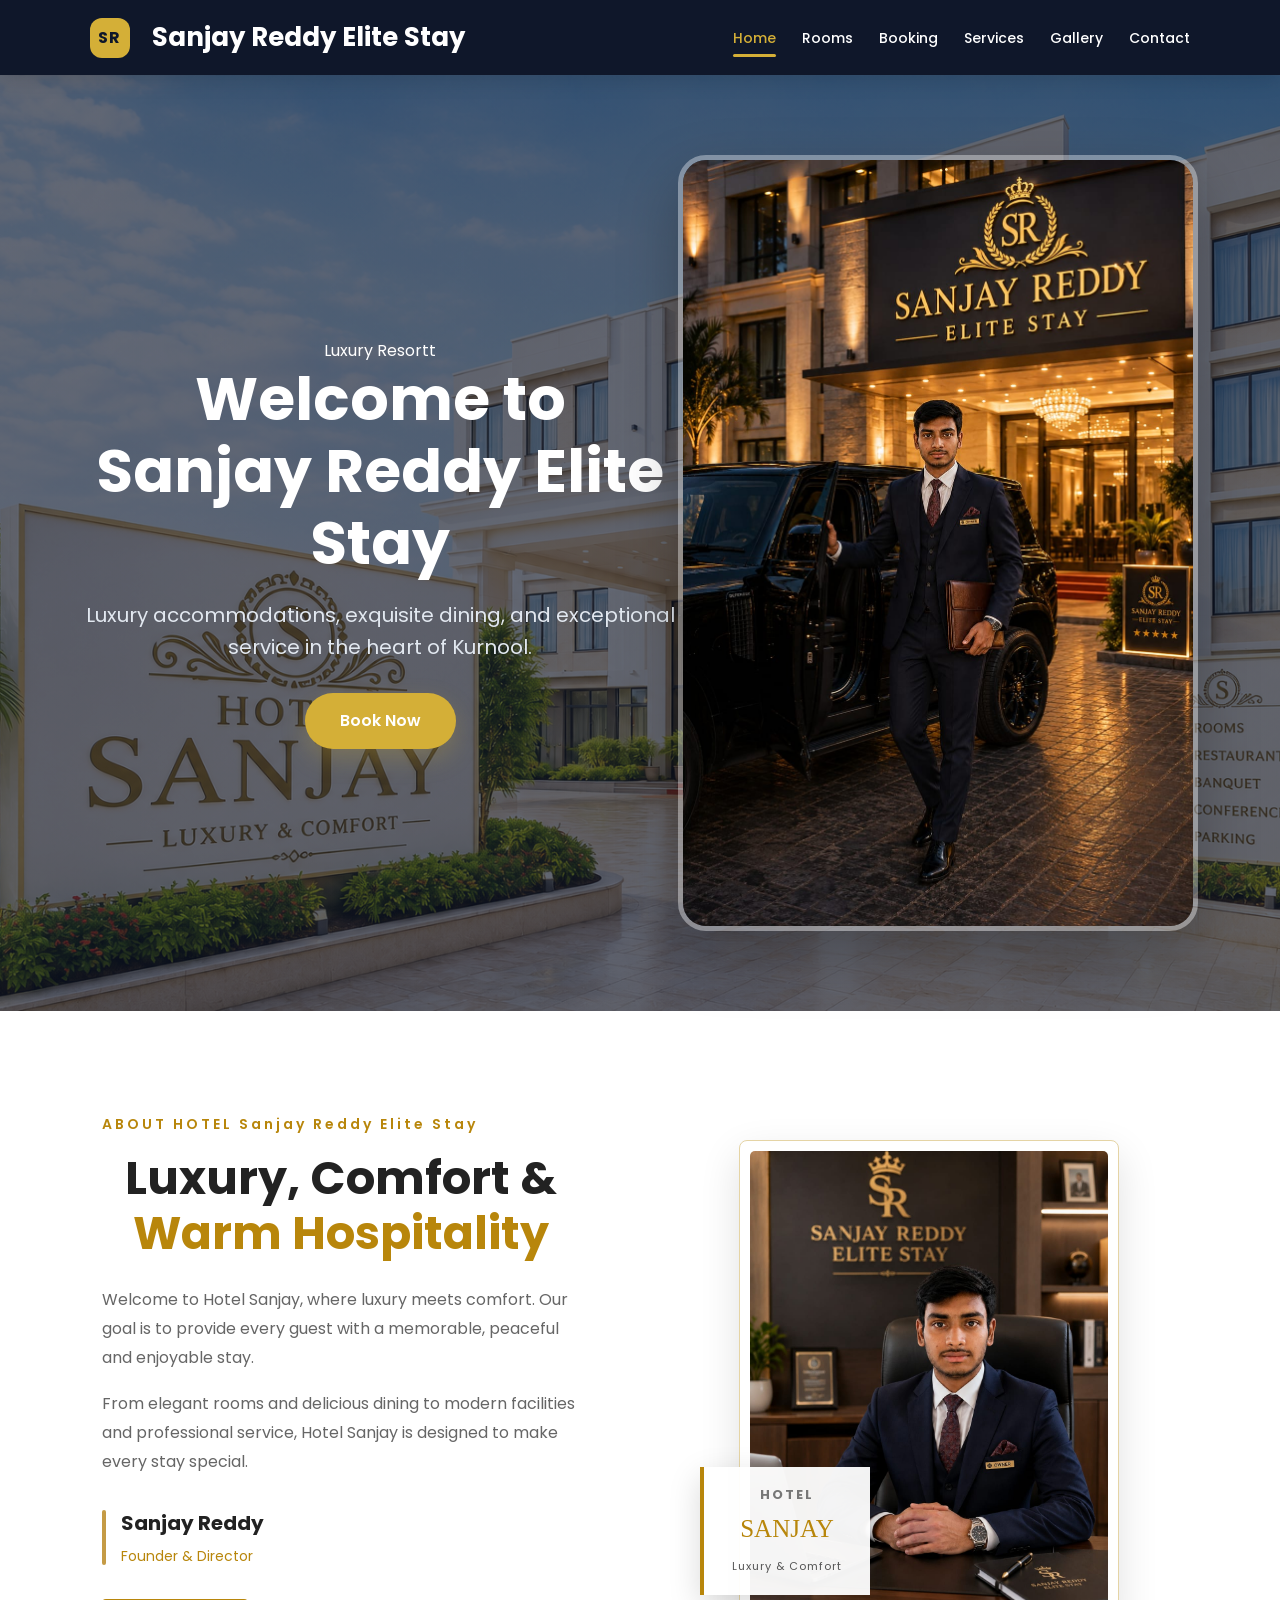
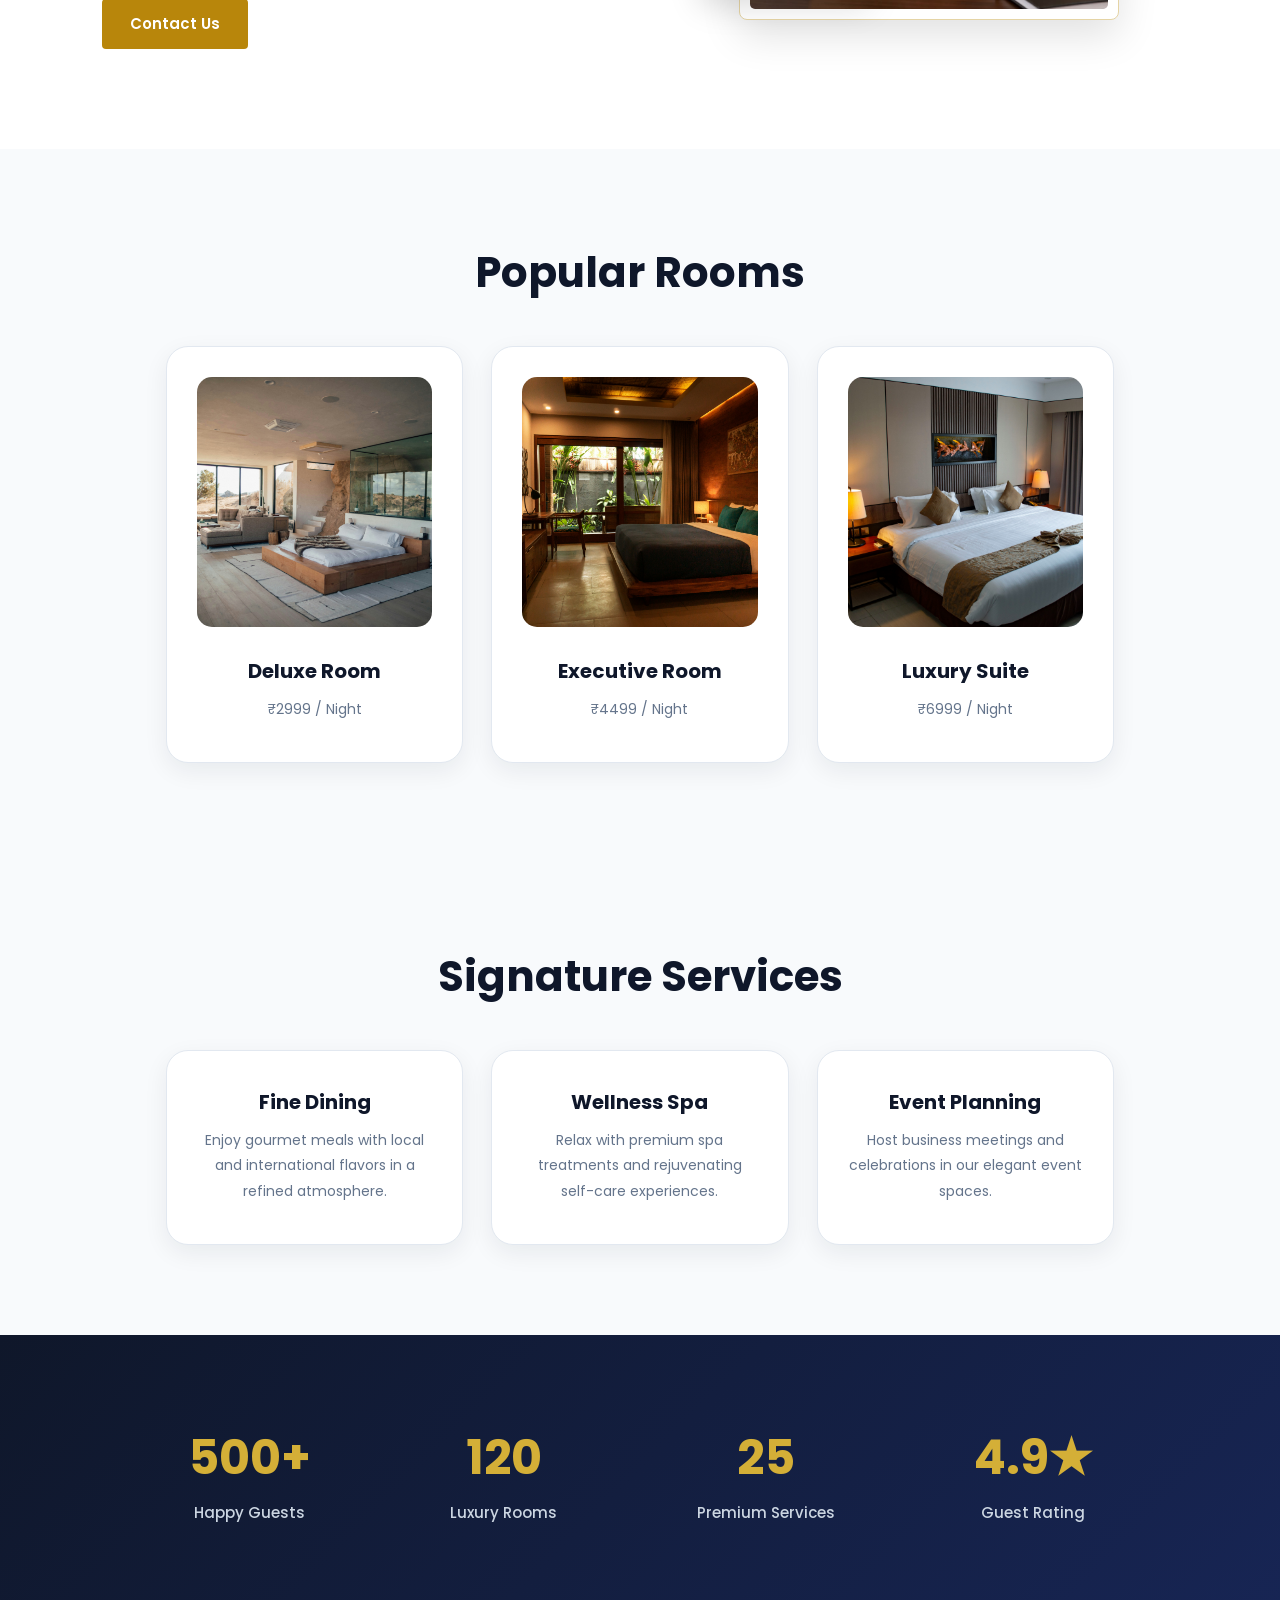
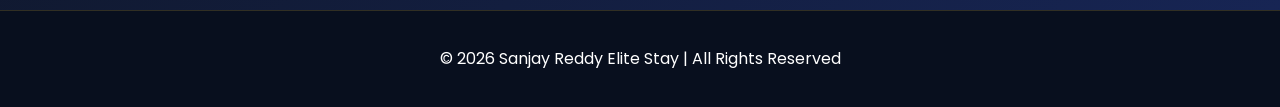
<file: index.html>
<!DOCTYPE html>
<html lang="en">
<head>
<meta charset="UTF-8">
<meta name="viewport" content="width=device-width, initial-scale=1.0">
<title>Sanjay Reddy Elite Stay</title>
<link rel="stylesheet" href="style.css">
<link href="https://fonts.googleapis.com/css2?family=Poppins:wght@300;400;500;600;700&display=swap" rel="stylesheet">
</head>
<body>
<header>
<nav class="navbar">
    <div class="logo"><span class="logo-mark">SR</span>Sanjay Reddy Elite Stay</div>
    <button class="menu-btn" aria-label="Open navigation menu">☰</button>
    <ul class="nav-links">
        <li><a href="index.html" class="active">Home</a></li>
        <li><a href="rooms.html">Rooms</a></li>
        <li><a href="booking.html">Booking</a></li>
        <li><a href="services.html">Services</a></li>
        <li><a href="gallery.html">Gallery</a></li>
        <li><a href="contact.html">Contact</a></li>
    </ul>
</nav>
</header>

<section class="hero">
    <div class="hero-content container">
        <div class="hero-copy">
            <span class="eyebrow"> Luxury Resortt</span>
            <h1>Welcome to Sanjay Reddy Elite Stay</h1>
            <p>Luxury accommodations, exquisite dining, and exceptional service in the heart of Kurnool.</p>
            <a href="booking.html" class="btn">Book Now</a>
        </div>
        <div class="hero-image">
            <img src="r2.jpeg" alt="Sanjay Reddy" />
        </div>
    </div>
</section>

<!-- ABOUT HOTEL SANJAY -->
<section class="about-section" id="about">

    <div class="about-container">

        <!-- LEFT CONTENT -->
        <div class="about-content">

            <span class="about-tag">ABOUT HOTEL Sanjay Reddy Elite Stay</span>

            <h2>Luxury, Comfort & <span>Warm Hospitality</span></h2>

            <p>
                Welcome to Hotel Sanjay, where luxury meets comfort.
                Our goal is to provide every guest with a memorable,
                peaceful and enjoyable stay.
            </p>

            <p>
                From elegant rooms and delicious dining to modern
                facilities and professional service, Hotel Sanjay
                is designed to make every stay special.
            </p>

            <div class="founder-info">
                <div class="founder-line"></div>

                <div>
                    <h3>Sanjay Reddy</h3>
                    <p>Founder & Director</p>
                </div>
            </div>

            <a href="contact.html" class="about-btn">
                Contact Us
            </a>

        </div>


        <!-- RIGHT PHOTO -->
        <div class="about-image">

            <div class="image-frame">
                <img src="sr1.jpeg" alt="Sanjay Reddy - Founder of Hotel Sanjay">
            </div>

            <div class="experience-card">
                <strong>HOTEL</strong>
                <span>SANJAY</span>
                <small>Luxury & Comfort</small>
            </div>

        </div>

    </div>

</section>

<section class="rooms-preview container">
    <h2>Popular Rooms</h2>
    <div class="card-container">
        <div class="card">
            <img src="room1.jpg" alt="Deluxe Room">
            <h3>Deluxe Room</h3>
            <p>₹2999 / Night</p>
        </div>
        <div class="card">
            <img src="room2.jpg" alt="Executive Room">
            <h3>Executive Room</h3>
            <p>₹4499 / Night</p>
        </div>
        <div class="card">
            <img src="room3.jpg" alt="Luxury Suite">
            <h3>Luxury Suite</h3>
            <p>₹6999 / Night</p>
        </div>
    </div>
</section>

<section class="services-preview container">
    <h2>Signature Services</h2>
    <div class="card-container">
        <div class="card">
            <h3>Fine Dining</h3>
            <p>Enjoy gourmet meals with local and international flavors in a refined atmosphere.</p>
        </div>
        <div class="card">
            <h3>Wellness Spa</h3>
            <p>Relax with premium spa treatments and rejuvenating self-care experiences.</p>
        </div>
        <div class="card">
            <h3>Event Planning</h3>
            <p>Host business meetings and celebrations in our elegant event spaces.</p>
        </div>
    </div>
</section>

<section class="stats">
    <div class="stat-box">
        <h2>500+</h2>
        <p>Happy Guests</p>
    </div>
    <div class="stat-box">
        <h2>120</h2>
        <p>Luxury Rooms</p>
    </div>
    <div class="stat-box">
        <h2>25</h2>
        <p>Premium Services</p>
    </div>
    <div class="stat-box">
        <h2>4.9★</h2>
        <p>Guest Rating</p>
    </div>
</section>

<footer>
    <p>© 2026 Sanjay Reddy Elite Stay | All Rights Reserved</p>
</footer>
<script src="script.js"></script>
</body>
</html>
</file>
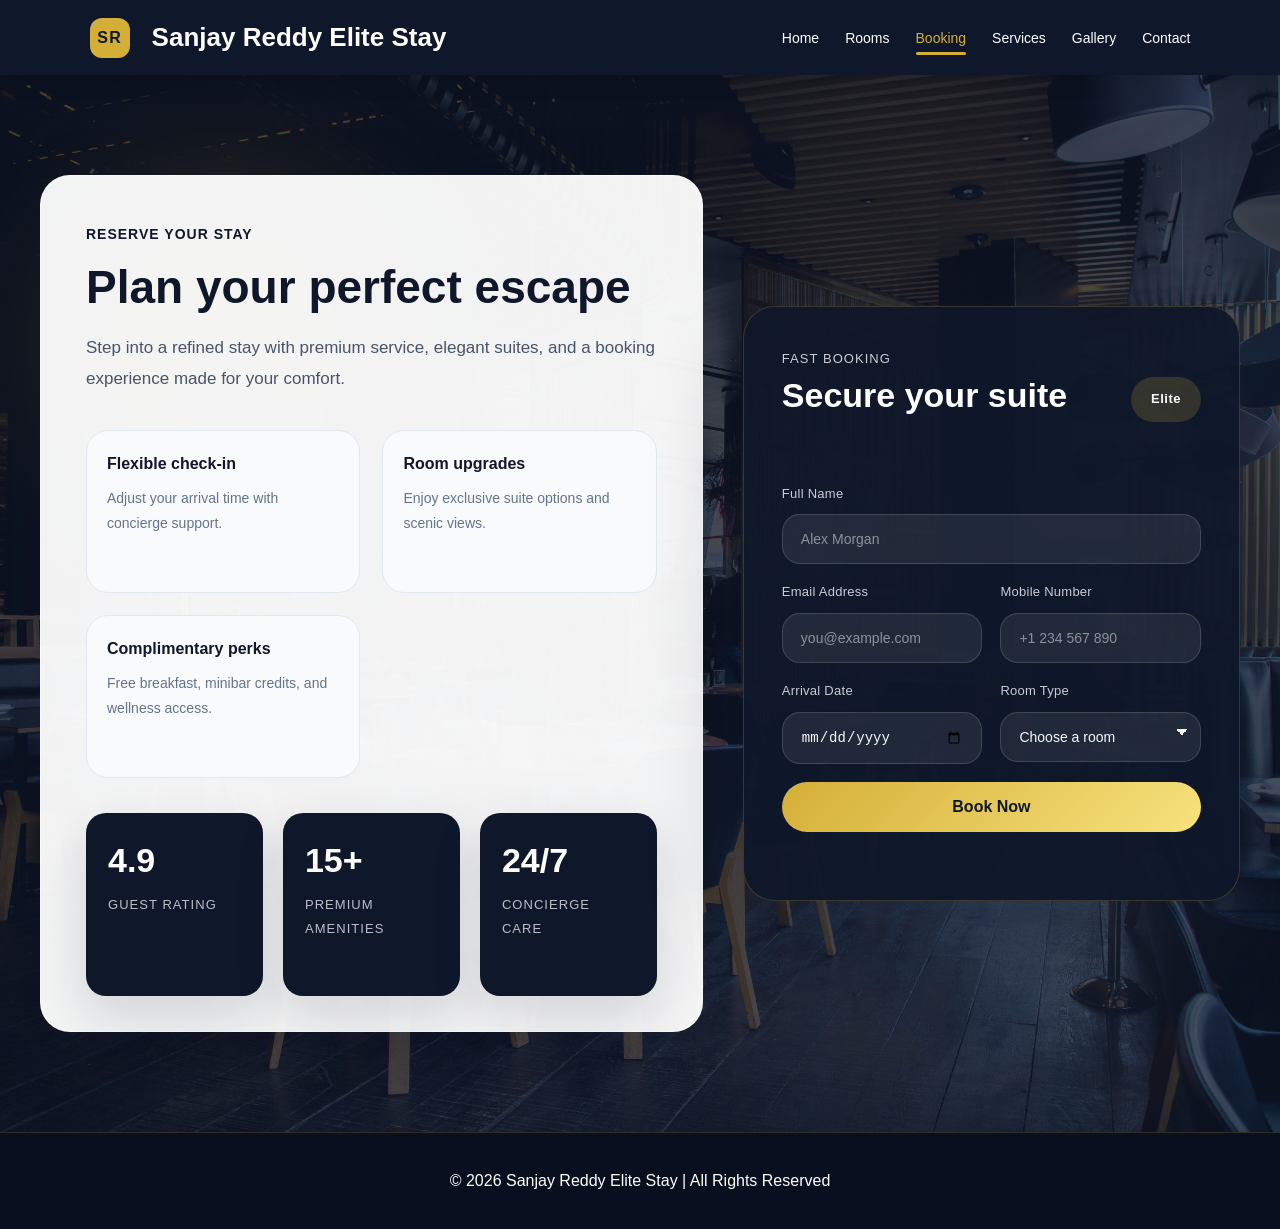
<file: booking.html>
<!DOCTYPE html>
<html lang="en">
<head>
<meta charset="UTF-8">
<meta name="viewport" content="width=device-width, initial-scale=1.0">
<title>Booking -  Sanjay Reddy Elite Stay</title>
<link rel="stylesheet" href="style.css">
</head>
<body>

<nav class="navbar">
    <div class="logo"><span class="logo-mark">SR</span>Sanjay Reddy Elite Stay</div>
    <button class="menu-btn" aria-label="Open navigation menu">☰</button>

    <ul class="nav-links">
        <li><a href="index.html">Home</a></li>
        <li><a href="rooms.html">Rooms</a></li>
        <li><a href="booking.html" class="active">Booking</a></li>
        <li><a href="services.html">Services</a></li>
        <li><a href="gallery.html">Gallery</a></li>
        <li><a href="contact.html">Contact</a></li>
    </ul>
</nav>

<section class="booking-section">
    <div class="booking-grid container">
        <div class="booking-preview">
            <span class="eyebrow">Reserve your stay</span>
            <h1>Plan your perfect escape</h1>
            <p>Step into a refined stay with premium service, elegant suites, and a booking experience made for your comfort.</p>

            <div class="feature-list">
                <div class="feature-item">
                    <strong>Flexible check-in</strong>
                    <p>Adjust your arrival time with concierge support.</p>
                </div>
                <div class="feature-item">
                    <strong>Room upgrades</strong>
                    <p>Enjoy exclusive suite options and scenic views.</p>
                </div>
                <div class="feature-item">
                    <strong>Complimentary perks</strong>
                    <p>Free breakfast, minibar credits, and wellness access.</p>
                </div>
            </div>

            <div class="booking-stats">
                <div class="stat-card">
                    <span>4.9</span>
                    <p>Guest rating</p>
                </div>
                <div class="stat-card">
                    <span>15+</span>
                    <p>Premium amenities</p>
                </div>
                <div class="stat-card">
                    <span>24/7</span>
                    <p>Concierge care</p>
                </div>
            </div>
        </div>

        <div class="booking-card">
            <div class="card-hero">
                <div>
                    <span class="subtext">Fast booking</span>
                    <h2>Secure your suite</h2>
                </div>
                <div class="card-badge">Elite</div>
            </div>

            <form class="booking-form" id="booking-form" action="#" novalidate>
                <div class="field-group">
                    <label for="full-name">Full Name</label>
                    <input id="full-name" type="text" placeholder="Alex Morgan" required>
                </div>

                <div class="field-row">
                    <div class="field-group">
                        <label for="email">Email Address</label>
                        <input id="email" type="email" placeholder="you@example.com" required>
                    </div>
                    <div class="field-group">
                        <label for="phone">Mobile Number</label>
                        <input id="phone" type="tel" placeholder="+1 234 567 890" required>
                    </div>
                </div>

                <div class="field-row">
                    <div class="field-group">
                        <label for="stay-date">Arrival Date</label>
                        <input id="stay-date" type="date" required>
                    </div>
                    <div class="field-group">
                        <label for="room-type">Room Type</label>
                        <select id="room-type" required>
                            <option value="">Choose a room</option>
                            <option>Deluxe Room</option>
                            <option>Executive Room</option>
                            <option>Luxury Suite</option>
                        </select>
                    </div>
                </div>

                <button type="submit">Book Now</button>
                <p class="booking-message" aria-live="polite"></p>
            </form>
        </div>
    </div>
</section>
<footer>
    <p>© 2026 Sanjay Reddy Elite Stay | All Rights Reserved</p>
</footer>
<script src="script.js"></script>
</body>
</html>
</file>
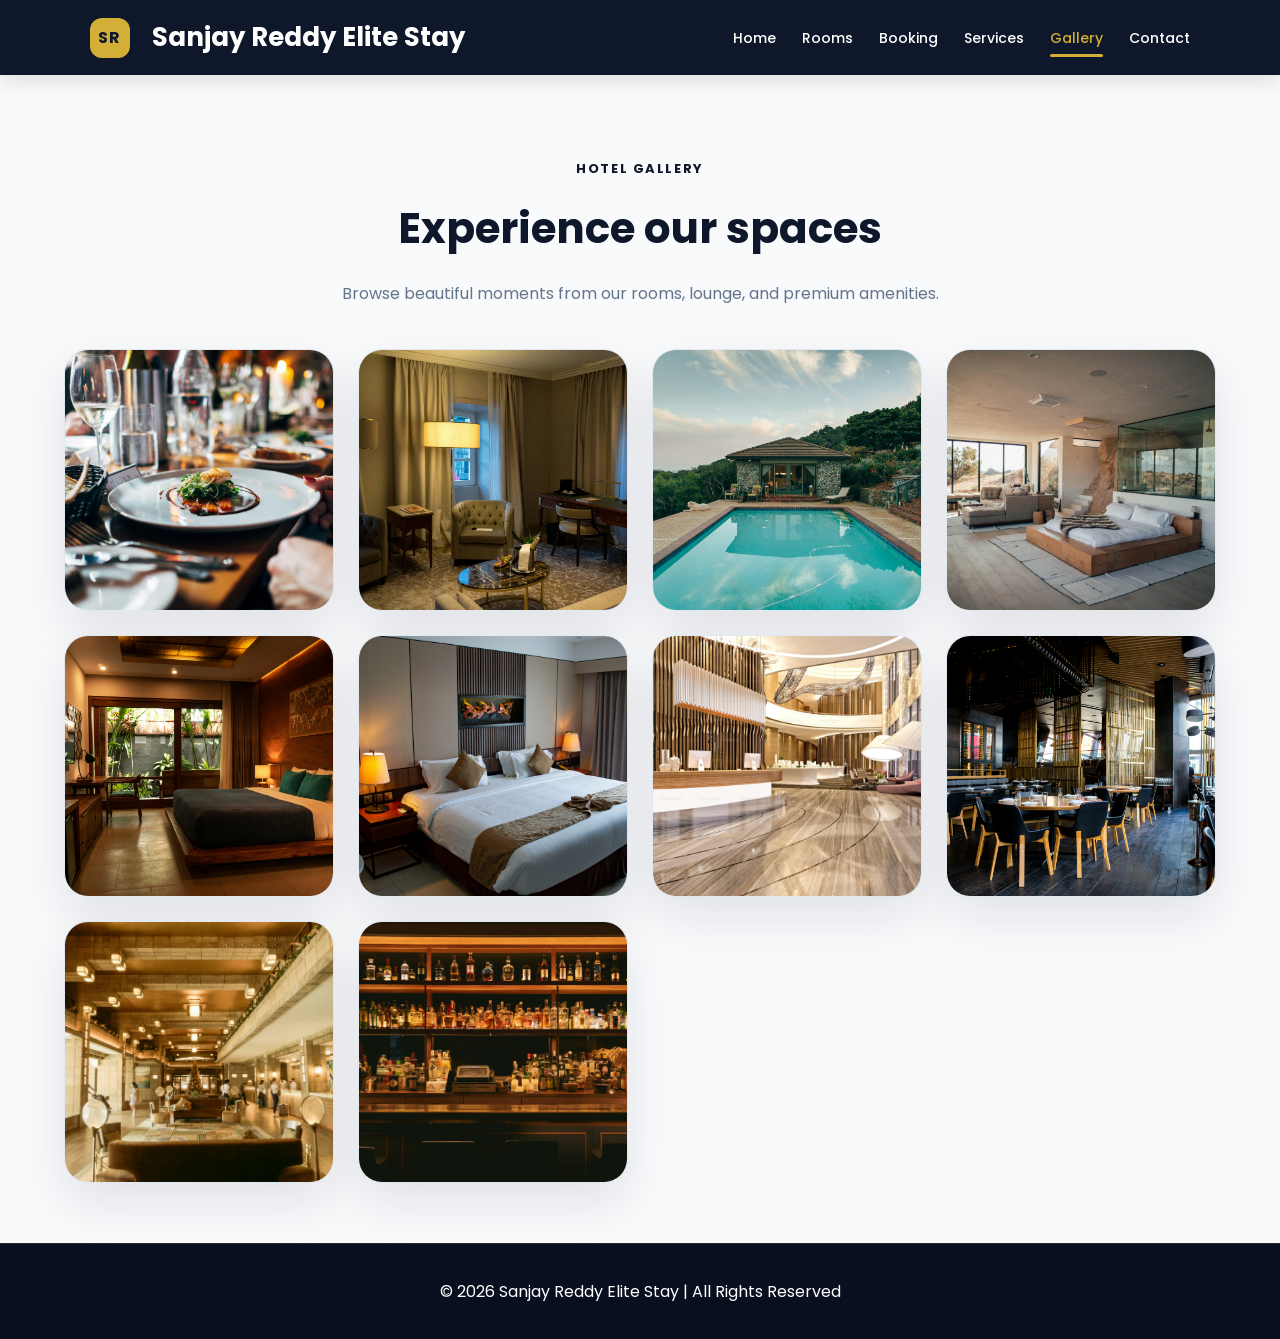
<file: gallery.html>
<!DOCTYPE html>
<html lang="en">
<head>
<meta charset="UTF-8">
<meta name="viewport" content="width=device-width, initial-scale=1.0">
<title>Gallery - Sanjay Reddy Elite Stay</title>
<link rel="stylesheet" href="style.css">
<link href="https://fonts.googleapis.com/css2?family=Poppins:wght@300;400;500;600;700&display=swap" rel="stylesheet">
</head>
<body>
<header>
<nav class="navbar">
    <div class="logo"><span class="logo-mark">SR</span>Sanjay Reddy Elite Stay</div>
    <button class="menu-btn" aria-label="Open navigation menu">☰</button>
    <ul class="nav-links">
        <li><a href="index.html">Home</a></li>
        <li><a href="rooms.html">Rooms</a></li>
        <li><a href="booking.html">Booking</a></li>
        <li><a href="services.html">Services</a></li>
        <li><a href="gallery.html" class="active">Gallery</a></li>
        <li><a href="contact.html">Contact</a></li>
    </ul>
</nav>
</header>

<section class="gallery-section container">
    <div class="section-heading">
        <span class="eyebrow">Hotel Gallery</span>
        <h2>Experience our spaces</h2>
        <p>Browse beautiful moments from our rooms, lounge, and premium amenities.</p>
    </div>
    <div class="gallery-grid">
        <div class="gallery-card"><img src="gallery1.jpg" alt="Hotel exterior"></div>
        <div class="gallery-card"><img src="gallery2.jpg" alt="Hotel room"></div>
        <div class="gallery-card"><img src="gallery3.jpg" alt="Lobby area"></div>
        <div class="gallery-card"><img src="room1.jpg" alt="Deluxe Room"></div>
        <div class="gallery-card"><img src="room2.jpg" alt="Executive Room"></div>
        <div class="gallery-card"><img src="room3.jpg" alt="Luxury Suite"></div>
        <div class="gallery-card"><img src="gallery4.png" alt="Dining area"></div>
        <div class="gallery-card"><img src="gallery5.jpg" alt="Hotel amenities"></div>
        <div class="gallery-card"><img src="gallery6.jpg" alt="Pool area"></div>
        <div class="gallery-card"><img src="gallery7.jpg" alt="Hotel corridor"></div>
    </div>
</section>

<footer>
    <p>© 2026 Sanjay Reddy Elite Stay | All Rights Reserved</p>
</footer>
<script src="script.js"></script>
</body>
</html>
</file>
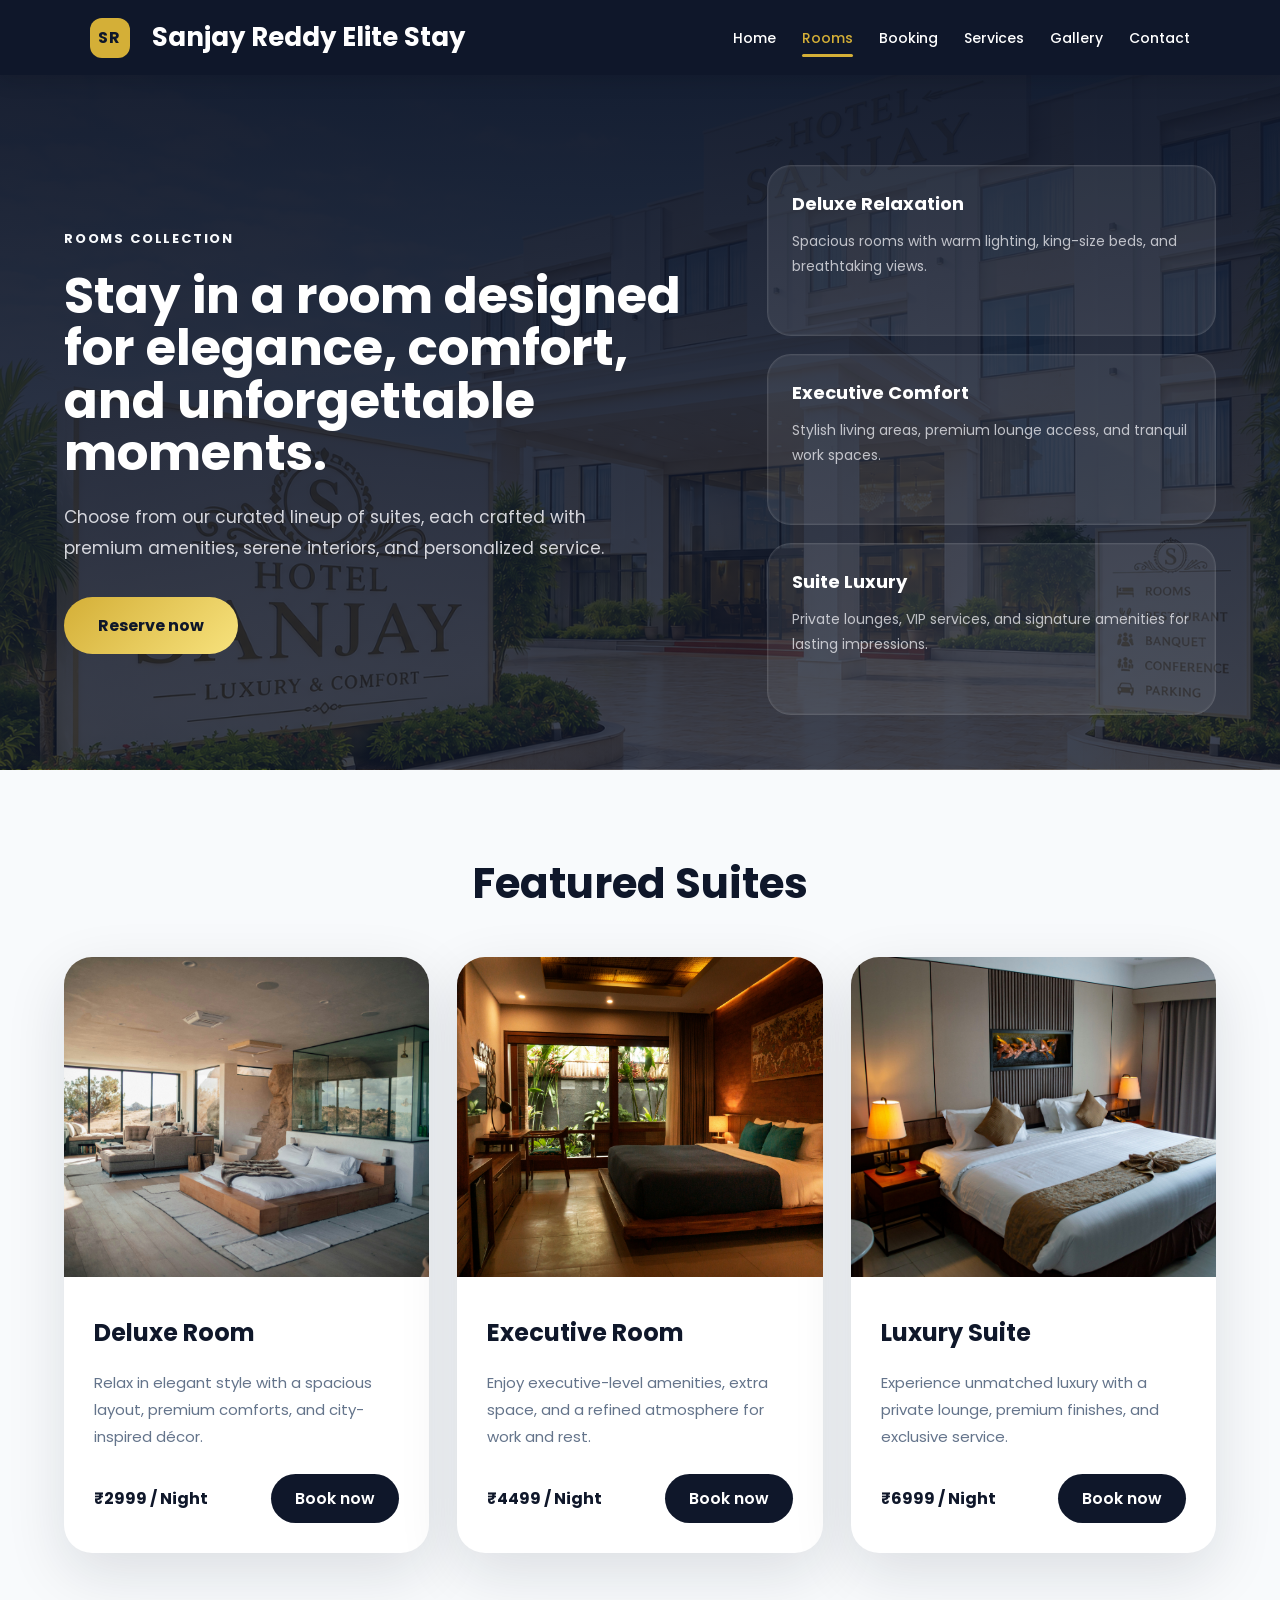
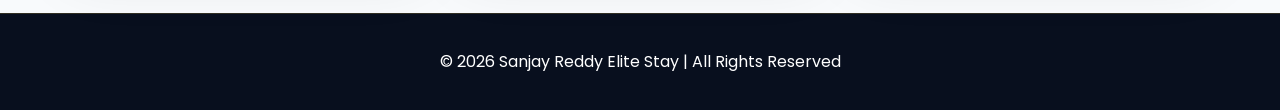
<file: rooms.html>
<!DOCTYPE html>
<html lang="en">
<head>
<meta charset="UTF-8">
<meta name="viewport" content="width=device-width, initial-scale=1.0">
<title>Rooms - Sanjay Reddy Elite Stay</title>
<link rel="stylesheet" href="style.css">
<link href="https://fonts.googleapis.com/css2?family=Poppins:wght@300;400;500;600;700&display=swap" rel="stylesheet">
</head>
<body>
<header>
<nav class="navbar">
    <div class="logo"><span class="logo-mark">SR</span>Sanjay Reddy Elite Stay</div>
    <button class="menu-btn" aria-label="Open navigation menu">☰</button>
    <ul class="nav-links">
        <li><a href="index.html">Home</a></li>
        <li><a href="rooms.html" class="active">Rooms</a></li>
        <li><a href="booking.html">Booking</a></li>
        <li><a href="services.html">Services</a></li>
        <li><a href="gallery.html">Gallery</a></li>
        <li><a href="contact.html">Contact</a></li>
    </ul>
</nav>
</header>

<section class="rooms-hero">
    <div class="hero-inner container">
        <div class="hero-copy">
            <span class="eyebrow">Rooms Collection</span>
            <h1>Stay in a room designed for elegance, comfort, and unforgettable moments.</h1>
            <p>Choose from our curated lineup of suites, each crafted with premium amenities, serene interiors, and personalized service.</p>
            <a href="booking.html" class="hero-cta">Reserve now</a>
        </div>
        <div class="hero-features">
            <div class="feature-panel">
                <h3>Deluxe Relaxation</h3>
                <p>Spacious rooms with warm lighting, king-size beds, and breathtaking views.</p>
            </div>
            <div class="feature-panel">
                <h3>Executive Comfort</h3>
                <p>Stylish living areas, premium lounge access, and tranquil work spaces.</p>
            </div>
            <div class="feature-panel">
                <h3>Suite Luxury</h3>
                <p>Private lounges, VIP services, and signature amenities for lasting impressions.</p>
            </div>
        </div>
    </div>
</section>

<section class="rooms-section container">
    <h2>Featured Suites</h2>
    <div class="room-grid">
        <article class="room-card">
            <img src="room1.jpg" alt="Deluxe Room">
            <div class="room-copy">
                <h3>Deluxe Room</h3>
                <p>Relax in elegant style with a spacious layout, premium comforts, and city-inspired décor.</p>
                <div class="room-meta">
                    <span>₹2999 / Night</span>
                    <a href="booking.html">Book now</a>
                </div>
            </div>
        </article>
        <article class="room-card">
            <img src="room2.jpg" alt="Executive Room">
            <div class="room-copy">
                <h3>Executive Room</h3>
                <p>Enjoy executive-level amenities, extra space, and a refined atmosphere for work and rest.</p>
                <div class="room-meta">
                    <span>₹4499 / Night</span>
                    <a href="booking.html">Book now</a>
                </div>
            </div>
        </article>
        <article class="room-card">
            <img src="room3.jpg" alt="Luxury Suite">
            <div class="room-copy">
                <h3>Luxury Suite</h3>
                <p>Experience unmatched luxury with a private lounge, premium finishes, and exclusive service.</p>
                <div class="room-meta">
                    <span>₹6999 / Night</span>
                    <a href="booking.html">Book now</a>
                </div>
            </div>
        </article>
    </div>
</section>

<footer>
    <p>© 2026 Sanjay Reddy Elite Stay | All Rights Reserved</p>
</footer>
<script src="script.js"></script>
</body>
</html>
</file>
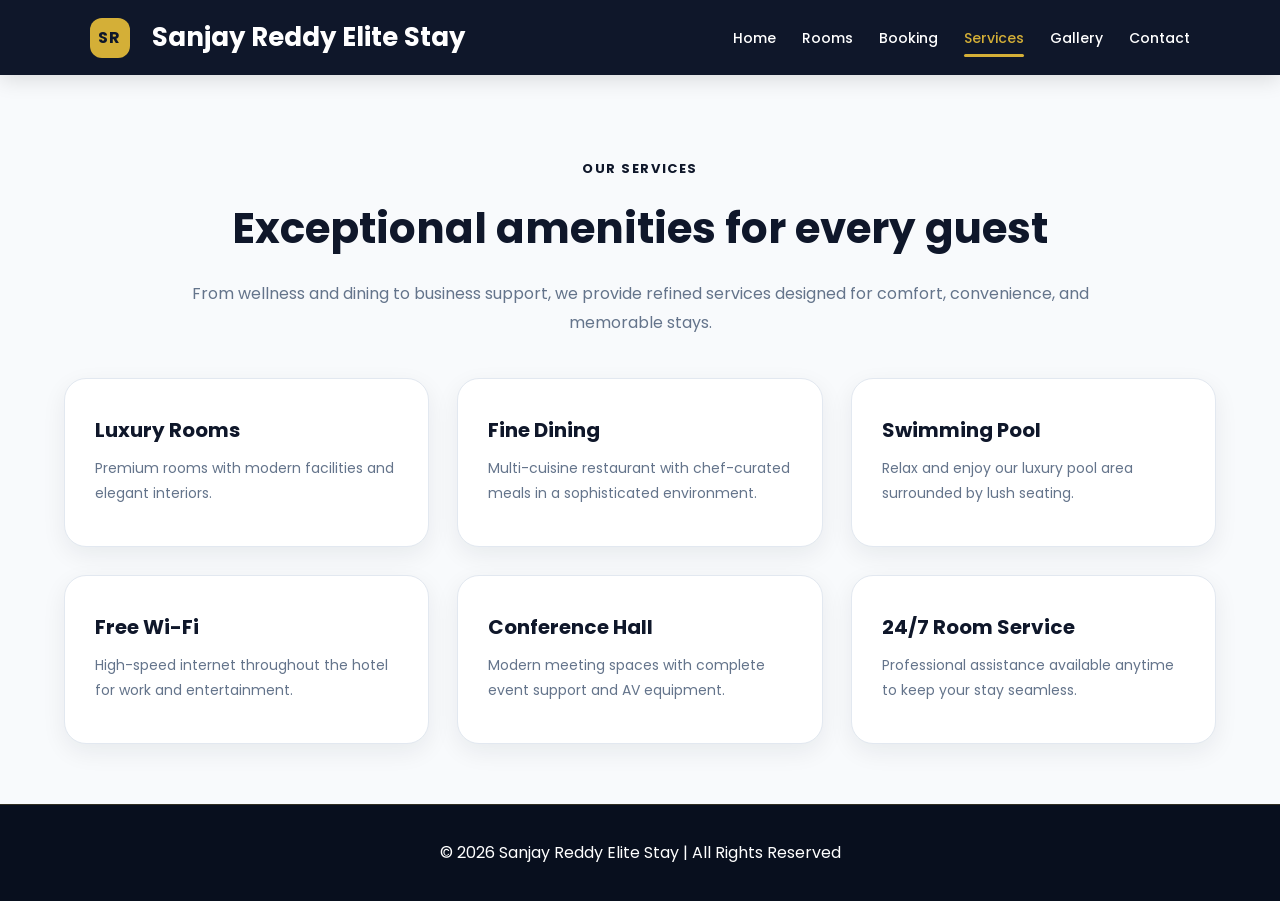
<file: services.html>
<!DOCTYPE html>
<html lang="en">
<head>
<meta charset="UTF-8">
<meta name="viewport" content="width=device-width, initial-scale=1.0">
<title>Services - Sanjay Reddy Elite Stay</title>
<link rel="stylesheet" href="style.css">
<link href="https://fonts.googleapis.com/css2?family=Poppins:wght@300;400;500;600;700&display=swap" rel="stylesheet">
</head>
<body>
<header>
<nav class="navbar">
    <div class="logo"><span class="logo-mark">SR</span>Sanjay Reddy Elite Stay</div>
    <button class="menu-btn" aria-label="Open navigation menu">☰</button>
    <ul class="nav-links">
        <li><a href="index.html">Home</a></li>
        <li><a href="rooms.html">Rooms</a></li>
        <li><a href="booking.html">Booking</a></li>
        <li><a href="services.html" class="active">Services</a></li>
        <li><a href="gallery.html">Gallery</a></li>
        <li><a href="contact.html">Contact</a></li>
    </ul>
</nav>
</header>

<section class="services-section">
    <div class="container">
        <div class="section-heading">
            <span class="eyebrow">Our Services</span>
            <h2>Exceptional amenities for every guest</h2>
            <p>From wellness and dining to business support, we provide refined services designed for comfort, convenience, and memorable stays.</p>
        </div>
        <div class="card-container">
            <div class="card">
                <h3>Luxury Rooms</h3>
                <p>Premium rooms with modern facilities and elegant interiors.</p>
            </div>
            <div class="card">
                <h3>Fine Dining</h3>
                <p>Multi-cuisine restaurant with chef-curated meals in a sophisticated environment.</p>
            </div>
            <div class="card">
                <h3>Swimming Pool</h3>
                <p>Relax and enjoy our luxury pool area surrounded by lush seating.</p>
            </div>
            <div class="card">
                <h3>Free Wi-Fi</h3>
                <p>High-speed internet throughout the hotel for work and entertainment.</p>
            </div>
            <div class="card">
                <h3>Conference Hall</h3>
                <p>Modern meeting spaces with complete event support and AV equipment.</p>
            </div>
            <div class="card">
                <h3>24/7 Room Service</h3>
                <p>Professional assistance available anytime to keep your stay seamless.</p>
            </div>
        </div>
    </div>
</section>

<footer>
    <p>© 2026 Sanjay Reddy Elite Stay | All Rights Reserved</p>
</footer>
<script src="script.js"></script>
</body>
</html>
</file>
<file: style.css>
* {
    margin: 0;
    padding: 0;
    box-sizing: border-box;
}

html {
    scroll-behavior: smooth;
}

body {
    font-family: 'Poppins', sans-serif;
    background: #f8fafc;
    color: #0f172a;
    line-height: 1.6;
}


/* =========================================================
   COMMON
   ========================================================= */

.container {
    width: 90%;
    max-width: 1200px;
    margin: auto;
}

section {
    padding: 80px 0;
}

h2 {
    text-align: center;
    margin-bottom: 40px;
    font-size: 42px;
    color: #0f172a;
}

a {
    transition: 0.3s ease;
}


/* =========================================================
   NAVIGATION BAR
   ========================================================= */

.navbar {
    min-height: 75px;

    background: #0f172a;

    display: flex;
    justify-content: space-between;
    align-items: center;

    padding: 0 7%;

    position: sticky;
    top: 0;

    z-index: 1000;

    box-shadow: 0 5px 20px rgba(0, 0, 0, 0.12);
}


/* LOGO */

.logo {
    display: flex;
    align-items: center;
    gap: 10px;

    color: #ffffff;

    font-size: 26px;
    font-weight: 700;

    white-space: nowrap;
}

.logo-mark {
    display: inline-flex;
    align-items: center;
    justify-content: center;
    width: 40px;
    height: 40px;
    margin-right: 12px;
    border-radius: 12px;
    background: #d4af37;
    color: #0f172a;
    font-weight: 700;
    font-size: 16px;
    letter-spacing: 0.08em;
}

.logo i {
    color: #d4af37;
    font-size: 30px;
}


/* NAV LINKS */

.nav-links {
    display: flex;
    align-items: center;
    gap: 26px;

    list-style: none;
}

.nav-links li {
    list-style: none;
}

.nav-links a {
    position: relative;

    color: #ffffff;

    text-decoration: none;

    font-size: 14px;
    font-weight: 500;

    padding: 27px 0;

    transition: 0.3s ease;
}


/* UNDERLINE */

.nav-links a::after {
    content: "";

    position: absolute;

    left: 0;
    bottom: 18px;

    width: 0;
    height: 3px;

    background: #d4af37;

    border-radius: 10px;

    transition: 0.3s ease;
}

.nav-links a:hover {
    color: #d4af37;
}

.nav-links a:hover::after {
    width: 100%;
}


/* ACTIVE PAGE */

.nav-links a.active {
    color: #d4af37;
}

.nav-links a.active::after {
    width: 100%;
}


/* MOBILE MENU */

.menu-btn {
    display: none;
    border: none;
    background: transparent;
    color: #ffffff;
    font-size: 28px;
    cursor: pointer;
}

.nav-links.active {
    display: flex;
}


/* =========================================================
   HERO SECTION
   ========================================================= */

.hero {
    min-height: 88vh;

    background:
        linear-gradient(
            rgba(15, 23, 42, 0.65),
            rgba(15, 23, 42, 0.65)
        ),
        url("reddy1.png");

    background-size: cover;
    background-position: center;

    display: flex;

    justify-content: center;
    align-items: center;

    text-align: center;

    color: #ffffff;

    padding: 80px 20px;
}


/* HERO CONTENT */

.hero h1 {
    font-size: 60px;

    line-height: 1.2;

    margin-bottom: 20px;

    font-weight: 700;
}

.hero h1 span {
    color: #d4af37;
}

.hero p {
    font-size: 20px;

    color: #e2e8f0;

    max-width: 750px;

    margin: 0 auto 30px;
}


/* HERO BUTTON */

.btn {
    display: inline-flex;

    align-items: center;
    justify-content: center;

    background: #d4af37;

    padding: 15px 35px;

    border-radius: 50px;

    color: #ffffff;

    text-decoration: none;

    font-weight: 600;

    box-shadow: 0 10px 25px rgba(212, 175, 55, 0.25);

    transition: 0.3s ease;
}

.btn:hover {
    background: #ffffff;

    color: #0f172a;

    transform: translateY(-4px);
}

.hero-content {
    max-width: 1200px;
    margin: 0 auto;
    display: flex;
    align-items: center;
    justify-content: space-between;
    min-height: 70vh;
}

.hero-copy {
    max-width: 640px;
}

.hero-image {
    max-width: 520px;
    width: 100%;
    display: flex;
    justify-content: center;
    align-items: center;
}

.hero-image img {
    width: 100%;
    border-radius: 28px;
    border: 5px solid rgba(255, 255, 255, 0.35);
    box-shadow: 0 25px 60px rgba(0, 0, 0, 0.25);
}

.section-heading {
    max-width: 900px;
    margin: 0 auto 40px;
    text-align: center;
}

.section-heading .eyebrow {
    display: inline-flex;
    align-items: center;
    gap: 10px;
    color: #0f172a;
    font-size: 13px;
    font-weight: 700;
    letter-spacing: 0.12em;
    text-transform: uppercase;
    margin-bottom: 15px;
}

.section-heading h2 {
    font-size: 42px;
    margin-bottom: 18px;
}

.section-heading p {
    color: #64748b;
    font-size: 16px;
    line-height: 1.8;
}

.contact-section {
    padding: 70px 0 50px;
}

@media (max-width: 1000px) {
    .hero-content {
        flex-direction: column;
        text-align: center;
        min-height: auto;
    }

    .hero-copy {
        width: 100%;
    }

    .hero-image {
        width: 100%;
        margin-top: 32px;
    }

    .hero-image img {
        width: 100%;
        max-width: 420px;
        margin: 0 auto;
        display: block;
    }
}


/* ==============================
   ABOUT HOTEL SANJAY
================================ */

.about-section {
    padding: 100px 8%;
    background: #ffffff;
}

.about-container {
    max-width: 1200px;
    margin: auto;

    display: grid;
    grid-template-columns: 1fr 1fr;
    align-items: center;
    gap: 80px;
}


/* LEFT CONTENT */

.about-content {
    padding-right: 20px;
}

.about-tag {
    display: inline-block;

    font-size: 14px;
    font-weight: 600;
    letter-spacing: 3px;

    color: #b8860b;

    margin-bottom: 15px;
}

.about-content h2 {
    font-size: 46px;
    line-height: 1.2;

    color: #222;

    margin-bottom: 25px;
}

.about-content h2 span {
    color: #b8860b;
}

.about-content p {
    font-size: 16px;
    line-height: 1.8;

    color: #666;

    margin-bottom: 18px;
}


/* FOUNDER */

.founder-info {
    display: flex;
    align-items: center;

    gap: 15px;

    margin-top: 30px;
    margin-bottom: 30px;
}

.founder-line {
    width: 4px;
    height: 55px;

    background: #c59b45;

    border-radius: 5px;
}

.founder-info h3 {
    font-size: 20px;

    color: #222;

    margin: 0;
}

.founder-info p {
    margin: 5px 0 0;

    font-size: 14px;
    color: #b8860b;
}


/* BUTTON */

.about-btn {
    display: inline-block;

    padding: 13px 28px;

    background: #b8860b;
    color: white;

    text-decoration: none;

    border-radius: 4px;

    font-size: 15px;
    font-weight: 600;

    transition: 0.3s;
}

.about-btn:hover {
    background: #8f6805;

    transform: translateY(-2px);
}


/* ==============================
   PHOTO
================================ */

.about-image {
    position: relative;

    display: flex;
    justify-content: center;
}

.image-frame {
    width: 380px;
    height: 480px;

    padding: 10px;

    background: #ffffff;

    border: 1px solid #e5d4a5;

    box-shadow: 0 15px 40px rgba(0, 0, 0, 0.12);

    border-radius: 8px;
}

.image-frame img {
    width: 100%;
    height: 100%;

    object-fit: cover;

    display: block;

    border-radius: 5px;
}


/* HOTEL CARD */

.experience-card {
    position: absolute;

    bottom: 25px;
    left: 20px;

    width: 170px;

    padding: 18px;

    background: rgba(255, 255, 255, 0.95);

    border-left: 4px solid #b8860b;

    box-shadow: 0 10px 30px rgba(0, 0, 0, 0.15);

    text-align: center;
}

.experience-card strong {
    display: block;

    font-size: 13px;

    letter-spacing: 2px;

    color: #777;
}

.experience-card span {
    display: block;

    font-family: Georgia, serif;

    font-size: 25px;

    color: #b8860b;

    margin: 3px 0;
}

.experience-card small {
    color: #555;

    font-size: 11px;

    letter-spacing: 1px;
}


/* ==============================
   MOBILE
================================ */

@media (max-width: 768px) {

    .about-section {
        padding: 70px 5%;
    }

    .about-container {
        grid-template-columns: 1fr;

        gap: 50px;
    }

    .about-content {
        padding-right: 0;
    }

    .about-content h2 {
        font-size: 34px;
    }

    .about-image {
        order: -1;
    }

    .image-frame {
        width: 300px;
        height: 380px;
    }

    .experience-card {
        left: 50%;
        transform: translateX(-50%);

        bottom: 20px;
    }
}


/* =========================================================
   SERVICES / PET CARE PREVIEW
   ========================================================= */

.rooms-preview,
.services-preview {
    padding: 90px 8%;

    background: #f8fafc;

    text-align: center;
}

.rooms-preview h2,
.services-preview h2 {
    color: #0f172a;

    font-size: 42px;

    margin-bottom: 15px;
}

.rooms-preview > p,
.services-preview > p {
    max-width: 800px;

    margin: 0 auto 20px;

    color: #64748b;

    line-height: 1.8;
}


/* =========================================================
   CARD CONTAINER
   ========================================================= */

.card-container {
    max-width: 1200px;

    margin: 40px auto 0;

    display: grid;

    grid-template-columns: repeat(3, 1fr);

    gap: 28px;

    padding: 0;
}


/* =========================================================
   CARDS
   ========================================================= */

.card {
    position: relative;

    background: #ffffff;

    border-radius: 22px;

    overflow: hidden;

    border: 1px solid #e2e8f0;

    box-shadow:
        0 8px 25px rgba(15, 23, 42, 0.07);

    transition: 0.4s ease;

    padding: 30px;
}


/* GOLD TOP LINE */

.card::before {
    content: "";

    position: absolute;

    top: 0;
    left: 0;

    width: 100%;
    height: 4px;

    background: #d4af37;

    transform: scaleX(0);

    transform-origin: left;

    transition: 0.4s ease;
}

.card:hover::before {
    transform: scaleX(1);
}


/* CARD HOVER */

.card:hover {
    transform: translateY(-10px);

    border-color: #d4af37;

    box-shadow:
        0 20px 45px rgba(15, 23, 42, 0.14);
}


/* CARD IMAGE */

.card img {
    width: 100%;

    height: 250px;

    object-fit: cover;

    border-radius: 15px;

    margin-bottom: 15px;
}


/* CARD ICON */

.card > i {
    width: 65px;
    height: 65px;

    display: flex;

    justify-content: center;
    align-items: center;

    margin: 0 auto 20px;

    background: #0f172a;

    color: #d4af37;

    border-radius: 18px;

    font-size: 26px;

    transition: 0.3s ease;
}

.card:hover > i {
    background: #d4af37;

    color: #0f172a;

    transform: rotate(-5deg) scale(1.05);
}


/* CARD TITLE */

.card h3 {
    color: #0f172a;

    padding: 5px 0 10px;

    font-size: 20px;
}


/* CARD TEXT */

.card p {
    color: #64748b;

    font-size: 14px;

    line-height: 1.8;

    padding: 0 0 10px;
}


/* =========================================================
   STATS SECTION
   ========================================================= */

.stats {
    padding: 65px 10%;

    background:
        linear-gradient(
            135deg,
            #0f172a,
            #172554
        );

    color: #ffffff;

    display: flex;

    justify-content: space-around;

    align-items: center;

    flex-wrap: wrap;

    text-align: center;

    gap: 20px;
}

.stat-box {
    padding: 20px 30px;
}

.stat-box h2 {
    font-size: 48px;

    color: #d4af37;

    margin-bottom: 5px;
}

.stat-box p {
    font-size: 15px;

    color: #cbd5e1;

    font-weight: 500;
}


/* =========================================================
   BOOKING / APPOINTMENT
   ========================================================= */

.booking-section {
    min-height: 90vh;
    position: relative;
    display: grid;
    place-items: center;
    padding: 100px 20px;
    background:
        linear-gradient(
            rgba(15, 23, 42, 0.75),
            rgba(15, 23, 42, 0.75)
        ),
        url("gallery5.jpg");
    background-size: cover;
    background-position: center;
    overflow: hidden;
}

.booking-section::before,
.booking-section::after {
    content: "";
    position: absolute;
    border-radius: 50%;
    filter: blur(70px);
    opacity: 0.55;
}

.booking-section::before {
    width: 320px;
    height: 320px;
    background: rgba(212, 175, 55, 0.35);
    top: 10%;
    left: 5%;
}

.booking-section::after {
    width: 260px;
    height: 260px;
    background: rgba(255, 255, 255, 0.12);
    bottom: 10%;
    right: 8%;
}

.booking-grid {
    width: 100%;
    max-width: 1200px;
    display: grid;
    grid-template-columns: 1.2fr 0.9fr;
    gap: 40px;
    align-items: center;
    position: relative;
    z-index: 1;
}

.booking-preview {
    background: rgba(255, 255, 255, 0.95);
    border-radius: 30px;
    padding: 45px 45px 35px;
    box-shadow: 0 30px 80px rgba(15, 23, 42, 0.18);
    border: 1px solid rgba(255, 255, 255, 0.6);
}

.booking-preview .eyebrow {
    display: inline-flex;
    align-items: center;
    gap: 10px;
    color: #0f172a;
    font-size: 14px;
    font-weight: 700;
    letter-spacing: 1px;
    text-transform: uppercase;
    margin-bottom: 18px;
}

.booking-preview h1 {
    font-size: 46px;
    line-height: 1.05;
    color: #0f172a;
    margin-bottom: 20px;
}

.booking-preview p {
    color: #475569;
    font-size: 17px;
    margin-bottom: 35px;
    max-width: 590px;
    line-height: 1.85;
}

.feature-list {
    display: grid;
    grid-template-columns: repeat(2, minmax(0, 1fr));
    gap: 22px;
    margin-bottom: 35px;
}

.feature-item {
    padding: 20px;
    border-radius: 22px;
    background: #f8fafc;
    border: 1px solid #e2e8f0;
}

.feature-item strong {
    display: block;
    margin-bottom: 10px;
    font-size: 16px;
    color: #0f172a;
}

.feature-item p {
    color: #64748b;
    font-size: 14px;
    line-height: 1.8;
}

.booking-stats {
    display: flex;
    gap: 20px;
    flex-wrap: wrap;
}

.stat-card {
    flex: 1 1 140px;
    padding: 20px 22px;
    border-radius: 20px;
    background: #0f172a;
    color: #ffffff;
    box-shadow: 0 20px 50px rgba(15, 23, 42, 0.14);
}

.stat-card span {
    display: block;
    font-size: 34px;
    font-weight: 700;
    margin-bottom: 6px;
}

.stat-card p {
    color: rgba(255, 255, 255, 0.72);
    font-size: 13px;
    text-transform: uppercase;
    letter-spacing: 0.08em;
}

.booking-card {
    background: rgba(15, 23, 42, 0.96);
    border: 1px solid rgba(212, 175, 55, 0.22);
    border-radius: 32px;
    padding: 38px;
    box-shadow: 0 35px 90px rgba(15, 23, 42, 0.25);
    color: #f8fafc;
}

.card-hero {
    display: flex;
    justify-content: space-between;
    align-items: center;
    gap: 12px;
    margin-bottom: 30px;
}

.card-hero .subtext {
    display: inline-flex;
    color: #f8fafc;
    opacity: 0.8;
    font-size: 13px;
    letter-spacing: 0.08em;
    text-transform: uppercase;
    margin-bottom: 8px;
}

.card-hero h2 {
    font-size: 34px;
    line-height: 1.05;
    color: #ffffff;
}

.card-badge {
    display: inline-flex;
    align-items: center;
    justify-content: center;
    padding: 12px 20px;
    border-radius: 999px;
    background: rgba(212, 175, 55, 0.18);
    color: #f8fafc;
    font-weight: 700;
    letter-spacing: 0.04em;
    font-size: 13px;
}

.booking-form {
    display: grid;
    gap: 18px;
}

.field-row {
    display: grid;
    grid-template-columns: repeat(2, minmax(0, 1fr));
    gap: 18px;
}

.field-group {
    display: flex;
    flex-direction: column;
    gap: 10px;
}

.field-group label {
    color: rgba(248, 248, 252, 0.8);
    font-size: 13px;
    letter-spacing: 0.02em;
}

.booking-card input,
.booking-card select {
    width: 100%;
    padding: 16px 18px;
    border-radius: 18px;
    border: 1px solid rgba(255, 255, 255, 0.14);
    background: rgba(255, 255, 255, 0.08);
    color: #f8fafc;
    font-size: 14px;
    outline: none;
    transition: 0.3s ease;
}

.booking-card input::placeholder {
    color: rgba(248, 248, 252, 0.5);
}

.booking-card select {
    appearance: none;
    background-image: linear-gradient(45deg, transparent 50%, #f8fafc 50%),
      linear-gradient(135deg, #f8fafc 50%, transparent 50%);
    background-position: calc(100% - 18px) calc(1em + 2px), calc(100% - 12px) calc(1em + 2px);
    background-size: 6px 6px;
    background-repeat: no-repeat;
}

.booking-card input:focus,
.booking-card select:focus {
    border-color: #d4af37;
    background: rgba(255, 255, 255, 0.12);
    box-shadow: 0 0 0 3px rgba(212, 175, 55, 0.12);
}

.booking-card button {
    padding: 16px 0;
    background: linear-gradient(135deg, #d4af37, #f7e27d);
    color: #0f172a;
    border: none;
    border-radius: 999px;
    font-family: 'Poppins', sans-serif;
    font-size: 16px;
    font-weight: 700;
    cursor: pointer;
    transition: 0.3s ease, transform 0.3s ease;
}

.booking-card button:hover {
    transform: translateY(-3px);
    box-shadow: 0 18px 35px rgba(212, 175, 55, 0.25);
}

.booking-message {
    margin-top: 12px;
    color: #d4af37;
    opacity: 0;
    transition: opacity 0.35s ease;
    font-size: 14px;
}

.booking-message.visible {
    opacity: 1;
}

@media (max-width: 940px) {
    .booking-grid {
        grid-template-columns: 1fr;
    }

    .booking-preview {
        padding: 35px;
    }
}

@media (max-width: 700px) {
    .feature-list {
        grid-template-columns: 1fr;
    }

    .field-row {
        grid-template-columns: 1fr;
    }
}

.rooms-hero {
    padding: 90px 0 55px;
    background: linear-gradient(180deg, rgba(15, 23, 42, 0.96) 0%, rgba(15, 23, 42, 0.80) 100%), url("reddy1.png");
    background-size: cover;

    background-position: center;
    color: #ffffff;
}

.rooms-hero .hero-inner {
    display: grid;
    grid-template-columns: 1.2fr 0.8fr;
    gap: 30px;
    align-items: center;
}

.rooms-hero .hero-copy {
    max-width: 640px;
}

.rooms-hero .eyebrow {
    display: inline-flex;
    align-items: center;
    gap: 10px;
    color: #f8fafc;
    font-size: 13px;
    font-weight: 700;
    letter-spacing: 0.14em;
    text-transform: uppercase;
    margin-bottom: 20px;
}

.rooms-hero h1 {
    font-size: 50px;
    line-height: 1.05;
    margin-bottom: 22px;
}

.rooms-hero p {
    max-width: 560px;
    color: rgba(248, 248, 252, 0.83);
    font-size: 17px;
    line-height: 1.85;
    margin-bottom: 32px;
}

.hero-cta {
    display: inline-flex;
    align-items: center;
    justify-content: center;
    padding: 16px 34px;
    border-radius: 999px;
    background: linear-gradient(135deg, #d4af37, #f7e27d);
    color: #0f172a;
    font-weight: 700;
    text-decoration: none;
    transition: transform 0.25s ease, box-shadow 0.25s ease;
}

.hero-cta:hover {
    transform: translateY(-2px);
    box-shadow: 0 18px 35px rgba(212, 175, 55, 0.18);
}

.hero-features {
    display: grid;
    gap: 18px;
}

.feature-panel {
    background: rgba(255, 255, 255, 0.08);
    border: 1px solid rgba(248, 248, 252, 0.1);
    border-radius: 24px;
    padding: 24px;
    box-shadow: inset 0 0 0 1px rgba(255, 255, 255, 0.04);
}

.feature-panel h3 {
    color: #ffffff;
    margin-bottom: 10px;
    font-size: 18px;
}

.feature-panel p {
    color: rgba(248, 248, 252, 0.72);
    font-size: 14px;
    line-height: 1.8;
}

.rooms-section {
    padding: 80px 0 60px;
}

.rooms-section h2 {
    text-align: center;
    margin-bottom: 40px;
    font-size: 42px;
    color: #0f172a;
}

.room-grid {
    display: grid;
    grid-template-columns: repeat(3, minmax(0, 1fr));
    gap: 28px;
}

.room-card {
    border-radius: 28px;
    overflow: hidden;
    background: #ffffff;
    box-shadow: 0 20px 60px rgba(15, 23, 42, 0.12);
    transition: transform 0.3s ease, box-shadow 0.3s ease;
}

.room-card:hover {
    transform: translateY(-10px);
    box-shadow: 0 28px 80px rgba(15, 23, 42, 0.18);
}

.room-card img {
    width: 100%;
    height: 320px;
    object-fit: cover;
}

.room-copy {
    padding: 30px;
}

.room-copy h3 {
    margin-bottom: 16px;
    color: #0f172a;
    font-size: 24px;
}

.room-copy p {
    color: #64748b;
    font-size: 15px;
    line-height: 1.8;
    margin-bottom: 24px;
}

.room-meta {
    display: flex;
    align-items: center;
    justify-content: space-between;
    gap: 12px;
}

.room-meta span {
    color: #0f172a;
    font-weight: 700;
    font-size: 16px;
}

.room-meta a {
    display: inline-flex;
    align-items: center;
    justify-content: center;
    padding: 12px 24px;
    border-radius: 999px;
    background: #0f172a;
    color: #ffffff;
    text-decoration: none;
    font-weight: 600;
    transition: background 0.3s ease, transform 0.3s ease;
}

.room-meta a:hover {
    background: #d4af37;
    color: #0f172a;
    transform: translateY(-2px);
}

@media (max-width: 1100px) {
    .rooms-hero .hero-inner {
        grid-template-columns: 1fr;
    }
}

@media (max-width: 820px) {
    .room-grid {
        grid-template-columns: 1fr;
    }

    .rooms-section {
        padding: 60px 0 40px;
    }
}

.gallery-section {
    padding: 80px 0 60px;
}

.gallery-grid {
    display: grid;
    grid-template-columns: repeat(4, minmax(0, 1fr));
    gap: 24px;
    max-width: 1200px;
    margin: 0 auto;
}

.gallery-card {
    overflow: hidden;
    border-radius: 24px;
    border: 1px solid #e2e8f0;
    background: #ffffff;
    box-shadow: 0 20px 50px rgba(15, 23, 42, 0.1);
}

.gallery-card img {
    width: 100%;
    height: 260px;
    object-fit: cover;
    display: block;
    transition: transform 0.4s ease;
}

.gallery-card:hover img {
    transform: scale(1.05);
}

.services-section {
    padding: 80px 0 60px;
    background: #f8fafc;
}

.services-section .card-container {
    margin-top: 20px;
}

.contact-section {
    padding: 80px 0 60px;
}

.contact-cards {
    display: grid;
    grid-template-columns: repeat(3, minmax(0, 1fr));
    gap: 24px;
    margin-bottom: 40px;
}

.contact-hero {
    min-height: 40vh;
    padding: 70px 20px;
}

.contact-hero h1 {
    font-size: 44px;
    margin-bottom: 18px;
}

.contact-hero p {
    font-size: 17px;
    max-width: 650px;
    margin: 0 auto;
}

@media (max-width: 1000px) {
    .gallery-grid,
    .contact-cards {
        grid-template-columns: repeat(2, minmax(0, 1fr));
    }
}

@media (max-width: 820px) {
    .gallery-grid,
    .contact-cards {
        grid-template-columns: 1fr;
    }
}

/* =========================================================
   CONTACT HERO
   ========================================================= */

.contact-hero {
    min-height: 50vh;

    background:
        linear-gradient(
            rgba(15, 23, 42, 0.65),
            rgba(15, 23, 42, 0.65)
        ),
        url("lobby.jpg");

    background-size: cover;

    background-position: center;

    display: flex;

    flex-direction: column;

    justify-content: center;

    align-items: center;

    color: #ffffff;

    text-align: center;

    padding: 60px 20px;
}


.contact-overlay {
    text-align: center;

    color: #0a09090b;
}

.contact-overlay h1 {
    font-size: 55px;
    color: #03080e;
    margin-bottom: 10px;
}

.contact-overlay p {
    font-size: 18px;

    color: #03080e;
}


/* =========================================================
   CONTACT CARDS
   ========================================================= */

.contact-container {
    width: 90%;

    max-width: 1200px;

    margin: 60px auto;

    display: grid;

    grid-template-columns: repeat(3, 1fr);

    gap: 25px;
}

.contact-card {
    background: #ffffff;

    padding: 35px 25px;

    border-radius: 20px;

    text-align: center;

    border: 1px solid #e2e8f0;

    box-shadow:
        0 10px 25px rgba(15, 23, 42, 0.08);

    transition: 0.3s ease;
}

.contact-card:hover {
    transform: translateY(-8px);

    border-color: #d4af37;

    box-shadow:
        0 18px 40px rgba(15, 23, 42, 0.12);
}

.contact-card i {
    width: 60px;
    height: 60px;

    display: flex;

    align-items: center;
    justify-content: center;

    margin: 0 auto 18px;

    border-radius: 50%;

    background: #0f172a;

    color: #d4af37;

    font-size: 23px;
}

.contact-card h3 {
    color: #0f172a;

    margin-bottom: 8px;
}

.contact-card p {
    color: #64748b;

    font-size: 14px;
}


/* =========================================================
   CONTACT FORM
   ========================================================= */

.contact-form {
    width: 60%;

    max-width: 800px;

    margin: 50px auto;

    background: #ffffff;

    padding: 40px;

    border-radius: 22px;

    box-shadow:
        0 15px 40px rgba(15, 23, 42, 0.1);
}

.contact-form h2 {
    text-align: center;

    margin-bottom: 20px;

    color: #0f172a;
}

.contact-form input,
.contact-form textarea {
    width: 100%;

    padding: 15px;

    margin: 8px 0;

    border: 1px solid #e2e8f0;

    border-radius: 12px;

    font-family: 'Poppins', sans-serif;

    outline: none;

    transition: 0.3s ease;
}

.contact-form input:focus,
.contact-form textarea:focus {
    border-color: #d4af37;

    box-shadow:
        0 0 0 3px rgba(212, 175, 55, 0.1);
}

.contact-form textarea {
    min-height: 150px;

    resize: vertical;
}

.contact-form button {
    width: 100%;

    padding: 15px;

    border: none;

    background: #d4af37;

    color: #ffffff;

    border-radius: 50px;

    font-family: 'Poppins', sans-serif;

    font-size: 17px;

    font-weight: 600;

    cursor: pointer;

    margin-top: 10px;

    transition: 0.3s ease;
}

.contact-form button:hover {
    background: #0f172a;

    transform: translateY(-3px);
}


/* =========================================================
   FOOTER
   ========================================================= */

footer {
    background: #080f1e;

    color: #ffffff;

    text-align: center;

    padding: 35px 20px;

    border-top: 1px solid rgba(212, 175, 55, 0.2);
}

.footer-content h3 {
    color: #d4af37;

    font-size: 25px;

    margin-bottom: 8px;
}

.footer-content p {
    color: #94a3b8;

    font-size: 14px;

    margin: 5px 0;
}

.footer-content p:last-child {
    margin-top: 20px;

    padding-top: 18px;

    border-top: 1px solid rgba(255, 255, 255, 0.08);
}


/* =========================================================
   MOBILE RESPONSIVE
   ========================================================= */

@media (max-width: 1000px) {

    .navbar {
        padding: 0 5%;
    }

    .nav-links {
        gap: 16px;
    }

    .nav-links a {
        font-size: 13px;
    }

    .card-container {
        grid-template-columns: repeat(2, 1fr);
    }

    .contact-container {
        grid-template-columns: repeat(2, 1fr);
    }

    .contact-form {
        width: 80%;
    }

    .hero h1 {
        font-size: 48px;
    }
}


/* =========================================================
   TABLET / MOBILE
   ========================================================= */

@media (max-width: 768px) {

    /* NAVBAR */

    .navbar {
        min-height: 70px;

        padding: 0 6%;
    }

    .logo {
        font-size: 21px;
    }

    .logo i {
        font-size: 25px;
    }

    .menu-btn {
        display: block;
    }

    .nav-links {
        display: none;

        position: absolute;

        top: 70px;
        left: 0;

        width: 100%;

        background: #0f172a;

        flex-direction: column;

        align-items: center;

        gap: 0;

        padding: 10px 0 20px;
    }

    .nav-links li {
        width: 100%;

        text-align: center;
    }

    .nav-links a {
        display: block;

        width: 100%;

        padding: 13px 20px;
    }

    .nav-links a::after {
        display: none;
    }


    /* HERO */

    .hero {
        min-height: 75vh;

        padding: 60px 20px;
    }

    .hero h1 {
        font-size: 38px;
    }

    .hero p {
        font-size: 16px;
    }


    /* SECTIONS */

    section {
        padding: 65px 0;
    }

    h2 {
        font-size: 32px;
    }

    .about {
        padding: 65px 7%;
    }

    .about h2 {
        font-size: 32px;
    }

    .about p {
        font-size: 14px;
    }


    /* CARDS */

    .rooms-preview,
    .services-preview {
        padding: 65px 6%;
    }

    .card-container {
        grid-template-columns: 1fr;

        gap: 20px;
    }

    .card {
        padding: 30px 25px;
    }


    /* STATS */

    .stats {
        padding: 50px 6%;

        gap: 10px;
    }

    .stat-box {
        width: 45%;
    }

    .stat-box h2 {
        font-size: 38px;
    }

    .stat-box p {
        font-size: 13px;
    }


    /* BOOKING */

    .booking-section {
        padding: 60px 6%;
    }

    .booking-card {
        padding: 30px 22px;
    }

    .booking-card h1 {
        font-size: 28px;
    }


    /* CONTACT */

    .contact-hero {
        min-height: 40vh;
    }

    .contact-overlay h1 {
        font-size: 40px;
    }

    .contact-overlay p {
        font-size: 15px;
    }

    .contact-container {
        grid-template-columns: 1fr;

        width: 88%;
    }

    .contact-form {
        width: 88%;

        padding: 30px 22px;
    }


    /* FOOTER */

    footer {
        padding: 35px 6% 20px;
    }
}


/* =========================================================
   SMALL MOBILE
   ========================================================= */

@media (max-width: 480px) {

    .hero h1 {
        font-size: 31px;
    }

    .hero p {
        font-size: 14px;
    }

    .btn {
        padding: 13px 25px;

        font-size: 14px;
    }

    .services-preview h2,
    .rooms-preview h2 {
        font-size: 29px;
    }

    .card h3 {
        font-size: 18px;
    }

    .card p {
        font-size: 13px;
    }

    .stat-box {
        width: 100%;
    }

    .contact-overlay h1 {
        font-size: 32px;
    }

    .contact-overlay p {
        font-size: 14px;
    }
}
</file>
